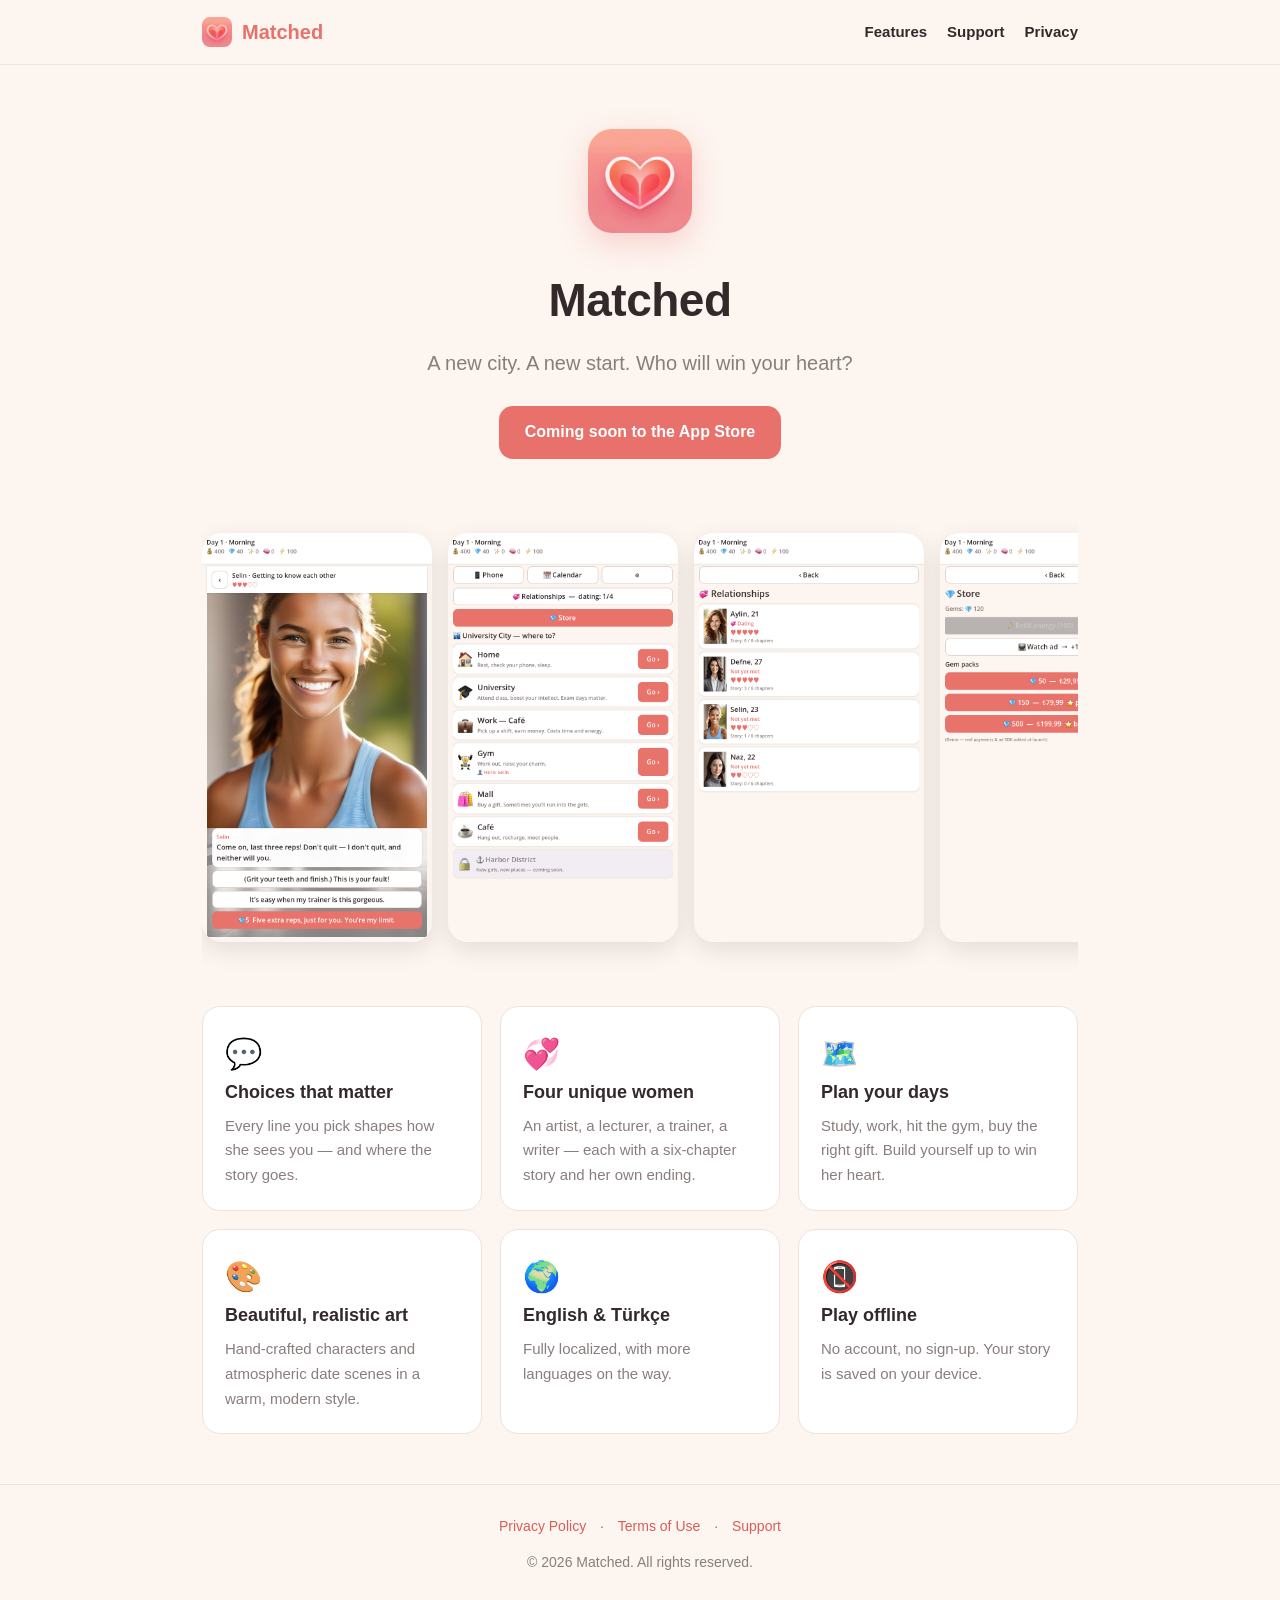
<file: index.html>
<!doctype html>
<html lang="en">
<head>
<meta charset="utf-8">
<meta name="viewport" content="width=device-width,initial-scale=1">
<title>Matched — A Realistic Romance Story</title>
<meta name="description" content="Move to a new city, meet four very different women, and let your choices write the love story. A realistic dating-sim / romance game.">
<link rel="icon" href="assets/icon.png">
<link rel="stylesheet" href="style.css">
</head>
<body>
<header class="nav"><div class="wrap">
  <span class="brand"><img src="assets/icon.png" alt="Matched"> Matched</span>
  <nav>
    <a href="#features">Features</a>
    <a href="support.html">Support</a>
    <a href="privacy.html">Privacy</a>
  </nav>
</div></header>

<main class="wrap">
  <section class="hero">
    <img class="icon" src="assets/icon.png" alt="Matched icon">
    <h1>Matched</h1>
    <p class="tag">A new city. A new start. Who will win your heart?</p>
    <a class="badge" href="#" aria-disabled="true">Coming soon to the App Store</a>
  </section>

  <div class="shots">
    <img src="assets/shot-chat.png" alt="Conversation screen">
    <img src="assets/shot-map.png" alt="City map screen">
    <img src="assets/shot-relationships.png" alt="Relationships screen">
    <img src="assets/shot-store.png" alt="Store screen">
  </div>

  <section id="features">
    <div class="features">
      <div class="feat"><div class="e">💬</div><h3>Choices that matter</h3><p>Every line you pick shapes how she sees you — and where the story goes.</p></div>
      <div class="feat"><div class="e">💞</div><h3>Four unique women</h3><p>An artist, a lecturer, a trainer, a writer — each with a six-chapter story and her own ending.</p></div>
      <div class="feat"><div class="e">🗺️</div><h3>Plan your days</h3><p>Study, work, hit the gym, buy the right gift. Build yourself up to win her heart.</p></div>
      <div class="feat"><div class="e">🎨</div><h3>Beautiful, realistic art</h3><p>Hand-crafted characters and atmospheric date scenes in a warm, modern style.</p></div>
      <div class="feat"><div class="e">🌍</div><h3>English &amp; Türkçe</h3><p>Fully localized, with more languages on the way.</p></div>
      <div class="feat"><div class="e">📵</div><h3>Play offline</h3><p>No account, no sign-up. Your story is saved on your device.</p></div>
    </div>
  </section>
</main>

<footer>
  <div class="wrap">
    <a href="privacy.html">Privacy Policy</a> ·
    <a href="terms.html">Terms of Use</a> ·
    <a href="support.html">Support</a>
    <p class="muted" style="margin-top:12px">© 2026 Matched. All rights reserved.</p>
  </div>
</footer>
</body>
</html>
</file>
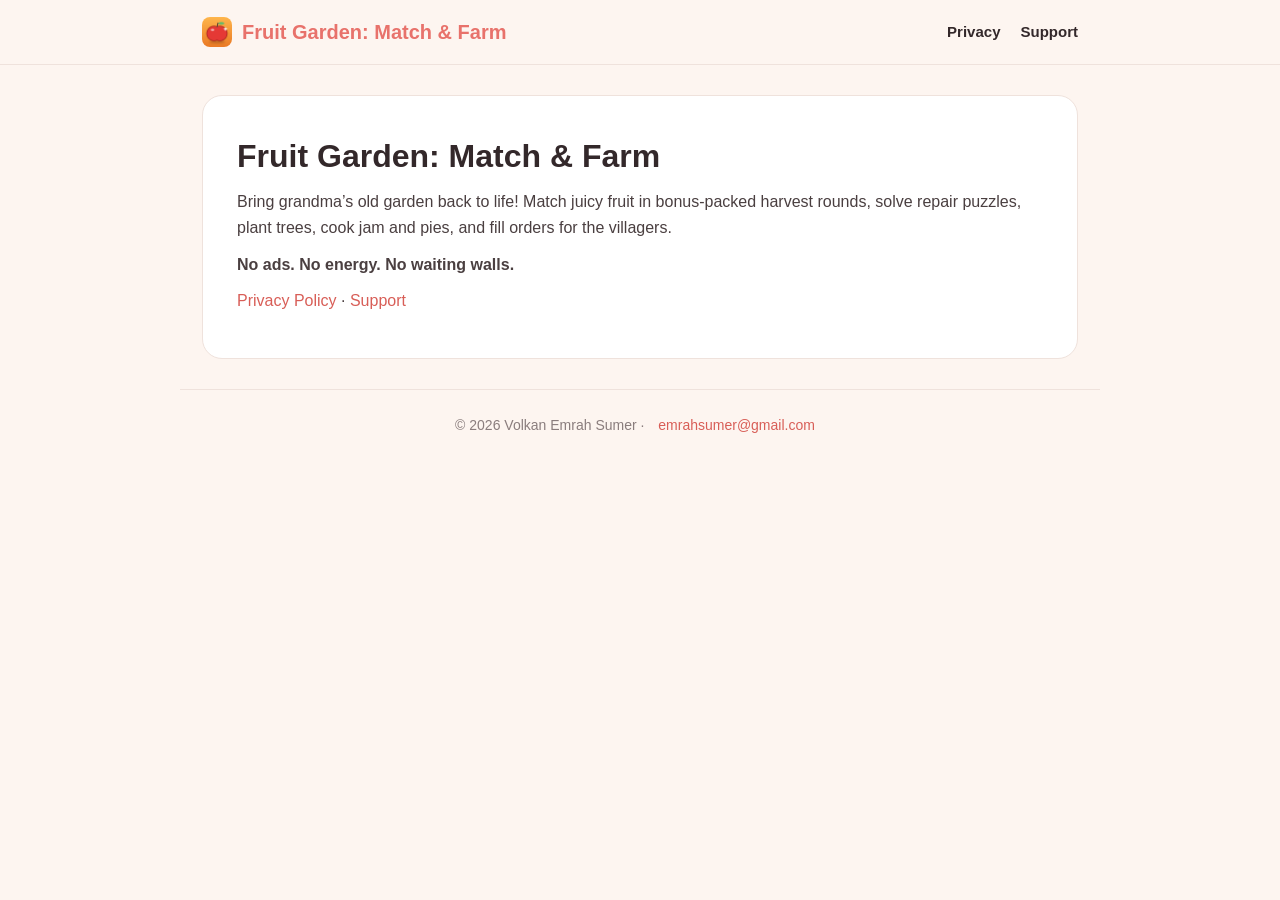
<file: fruitrush/index.html>
<!doctype html>
<html lang="en"><head><meta charset="utf-8"><meta name="viewport" content="width=device-width,initial-scale=1">
<title>Home — Fruit Garden: Match &amp; Farm</title><link rel="icon" href="icon.png"><link rel="stylesheet" href="../style.css"></head>
<body><header class="nav"><div class="wrap"><a class="brand" href="index.html"><img src="icon.png" alt=""> Fruit Garden: Match &amp; Farm</a>
<nav><a href="privacy.html">Privacy</a><a href="support.html">Support</a></nav></div></header><main class="wrap"><section class="page">
<h1>Fruit Garden: Match &amp; Farm</h1>
<p>Bring grandma’s old garden back to life! Match juicy fruit in bonus-packed harvest rounds, solve repair puzzles, plant trees, cook jam and pies, and fill orders for the villagers.</p>
<p><strong>No ads. No energy. No waiting walls.</strong></p>
<p><a href="privacy.html">Privacy Policy</a> · <a href="support.html">Support</a></p>
</section></main><footer class="wrap muted" style="padding:24px 0">© 2026 Volkan Emrah Sumer · <a href="mailto:emrahsumer@gmail.com">emrahsumer@gmail.com</a></footer></body></html>
</file>
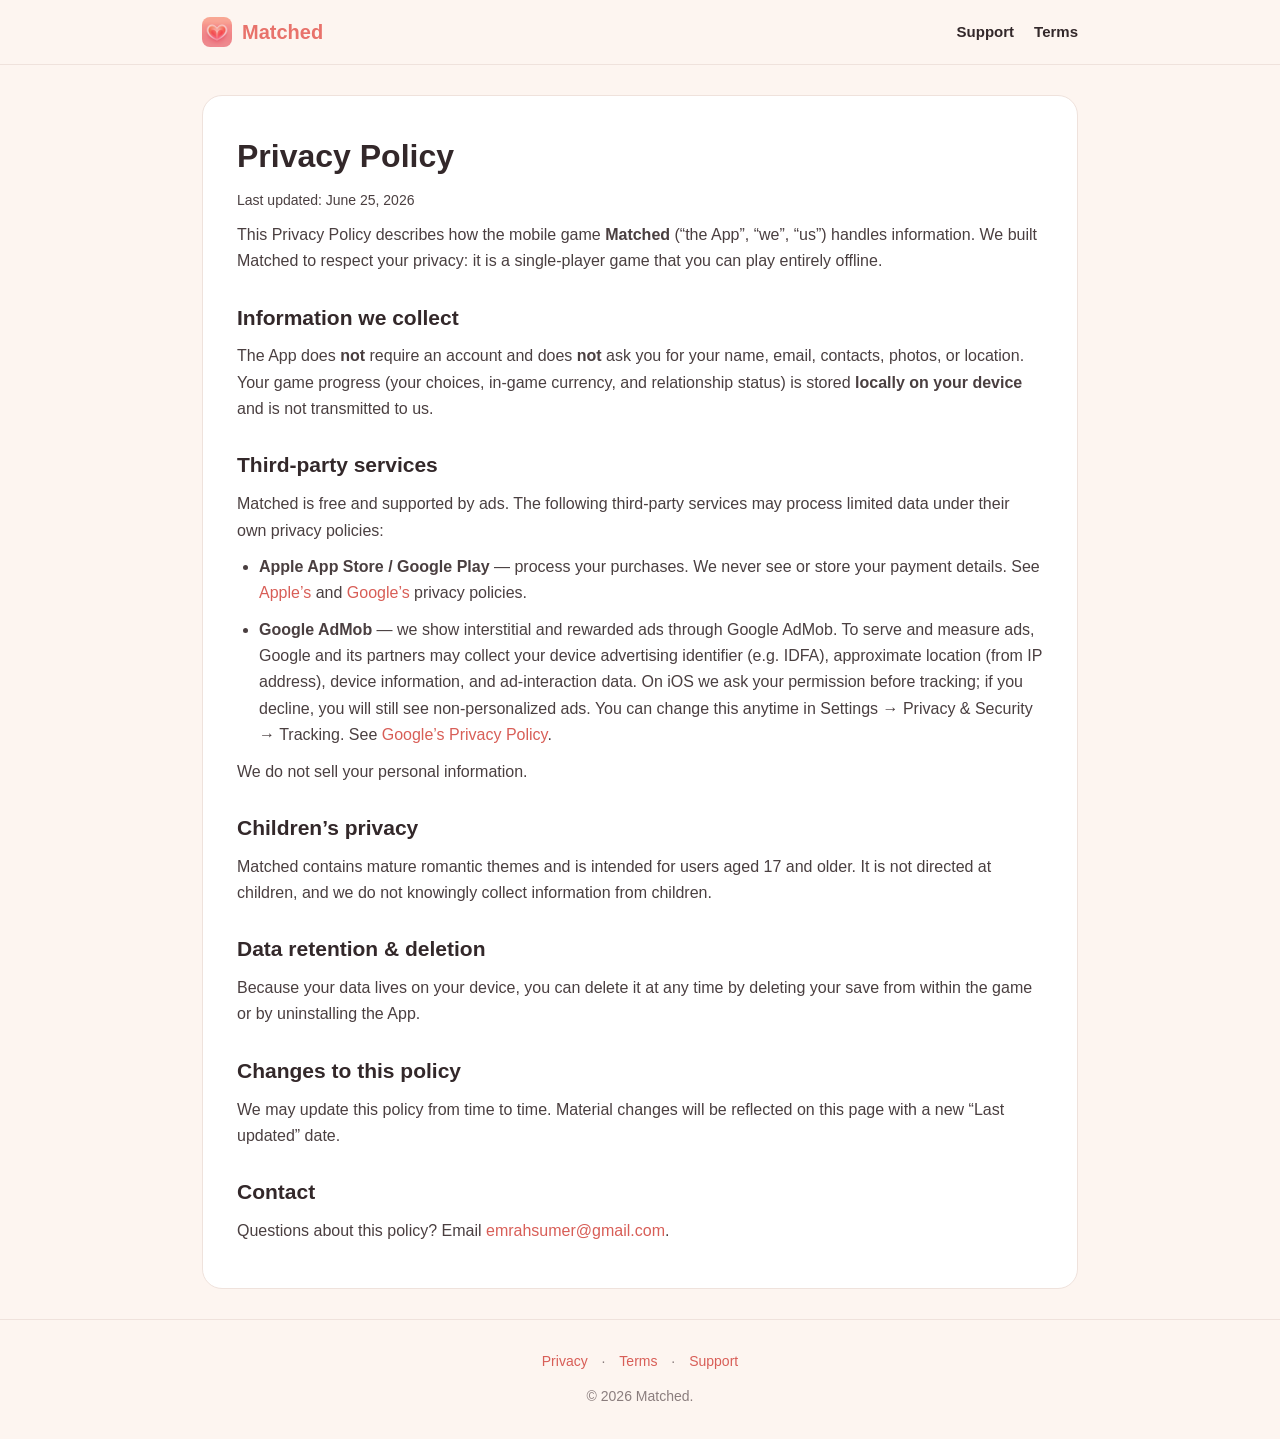
<file: privacy.html>
<!doctype html>
<html lang="en">
<head>
<meta charset="utf-8">
<meta name="viewport" content="width=device-width,initial-scale=1">
<title>Privacy Policy — Matched</title>
<link rel="icon" href="assets/icon.png">
<link rel="stylesheet" href="style.css">
</head>
<body>
<header class="nav"><div class="wrap">
  <a class="brand" href="index.html"><img src="assets/icon.png" alt="Matched"> Matched</a>
  <nav><a href="support.html">Support</a><a href="terms.html">Terms</a></nav>
</div></header>

<main class="wrap">
<section class="page">
  <h1>Privacy Policy</h1>
  <p class="muted">Last updated: June 25, 2026</p>

  <p>This Privacy Policy describes how the mobile game <strong>Matched</strong> (“the App”, “we”, “us”) handles information. We built Matched to respect your privacy: it is a single-player game that you can play entirely offline.</p>

  <h2>Information we collect</h2>
  <p>The App does <strong>not</strong> require an account and does <strong>not</strong> ask you for your name, email, contacts, photos, or location. Your game progress (your choices, in-game currency, and relationship status) is stored <strong>locally on your device</strong> and is not transmitted to us.</p>

  <h2>Third-party services</h2>
  <p>Matched is free and supported by ads. The following third-party services may process limited data under their own privacy policies:</p>
  <ul>
    <li><strong>Apple App Store / Google Play</strong> — process your purchases. We never see or store your payment details. See <a href="https://www.apple.com/legal/privacy/">Apple’s</a> and <a href="https://policies.google.com/privacy">Google’s</a> privacy policies.</li>
    <li><strong>Google AdMob</strong> — we show interstitial and rewarded ads through Google AdMob. To serve and measure ads, Google and its partners may collect your device advertising identifier (e.g. IDFA), approximate location (from IP address), device information, and ad-interaction data. On iOS we ask your permission before tracking; if you decline, you will still see non-personalized ads. You can change this anytime in Settings → Privacy &amp; Security → Tracking. See <a href="https://policies.google.com/privacy">Google’s Privacy Policy</a>.</li>
  </ul>
  <p>We do not sell your personal information.</p>

  <h2>Children’s privacy</h2>
  <p>Matched contains mature romantic themes and is intended for users aged 17 and older. It is not directed at children, and we do not knowingly collect information from children.</p>

  <h2>Data retention &amp; deletion</h2>
  <p>Because your data lives on your device, you can delete it at any time by deleting your save from within the game or by uninstalling the App.</p>

  <h2>Changes to this policy</h2>
  <p>We may update this policy from time to time. Material changes will be reflected on this page with a new “Last updated” date.</p>

  <h2>Contact</h2>
  <p>Questions about this policy? Email <a href="mailto:emrahsumer@gmail.com">emrahsumer@gmail.com</a>.</p>
</section>
</main>

<footer><div class="wrap">
  <a href="privacy.html">Privacy</a> · <a href="terms.html">Terms</a> · <a href="support.html">Support</a>
  <p class="muted" style="margin-top:12px">© 2026 Matched.</p>
</div></footer>
</body>
</html>
</file>
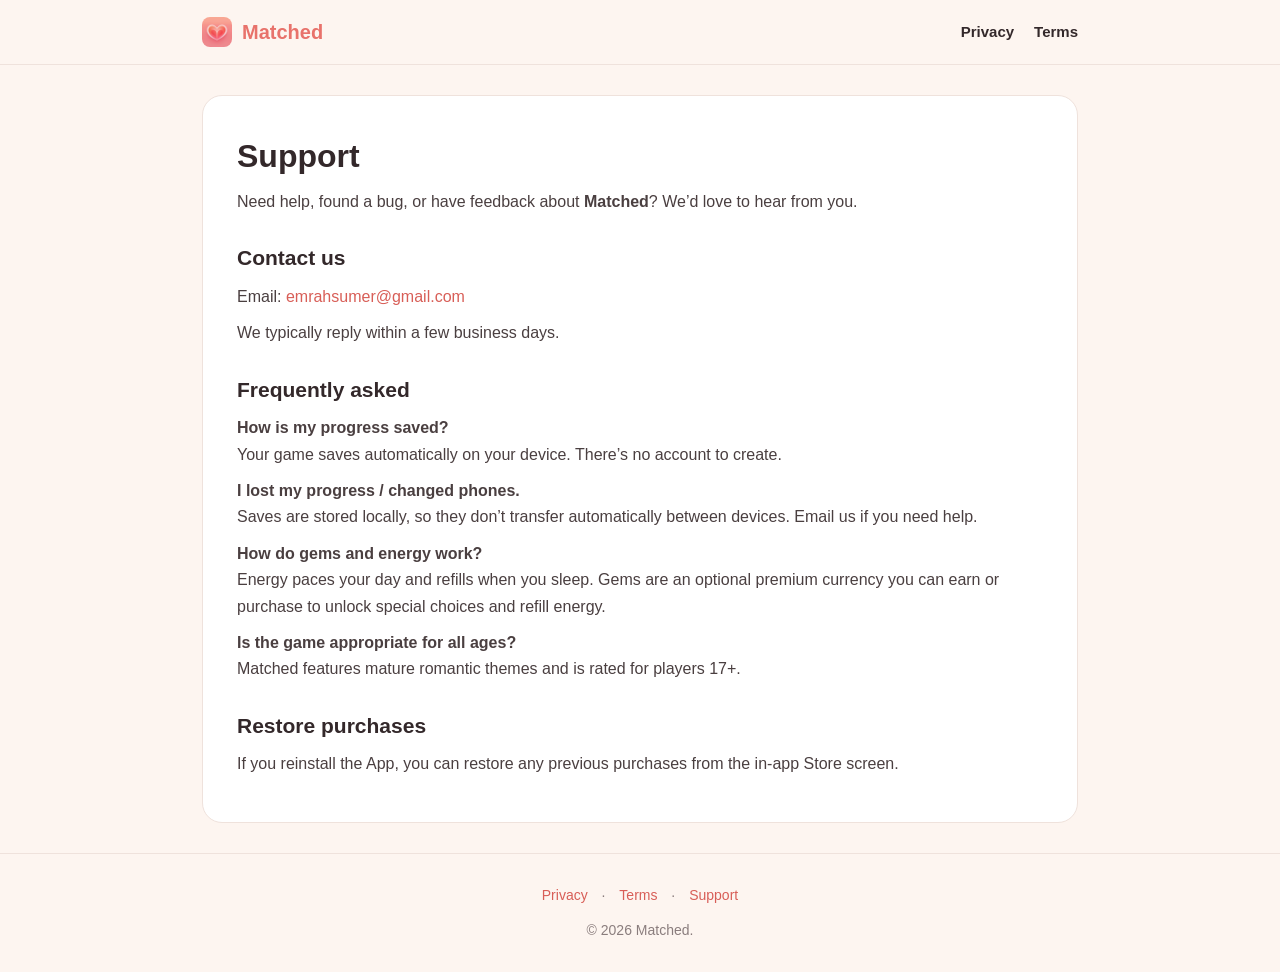
<file: support.html>
<!doctype html>
<html lang="en">
<head>
<meta charset="utf-8">
<meta name="viewport" content="width=device-width,initial-scale=1">
<title>Support — Matched</title>
<link rel="icon" href="assets/icon.png">
<link rel="stylesheet" href="style.css">
</head>
<body>
<header class="nav"><div class="wrap">
  <a class="brand" href="index.html"><img src="assets/icon.png" alt="Matched"> Matched</a>
  <nav><a href="privacy.html">Privacy</a><a href="terms.html">Terms</a></nav>
</div></header>

<main class="wrap">
<section class="page">
  <h1>Support</h1>
  <p>Need help, found a bug, or have feedback about <strong>Matched</strong>? We’d love to hear from you.</p>

  <h2>Contact us</h2>
  <p>Email: <a href="mailto:emrahsumer@gmail.com">emrahsumer@gmail.com</a></p>
  <p>We typically reply within a few business days.</p>

  <h2>Frequently asked</h2>
  <p><strong>How is my progress saved?</strong><br>Your game saves automatically on your device. There’s no account to create.</p>
  <p><strong>I lost my progress / changed phones.</strong><br>Saves are stored locally, so they don’t transfer automatically between devices. Email us if you need help.</p>
  <p><strong>How do gems and energy work?</strong><br>Energy paces your day and refills when you sleep. Gems are an optional premium currency you can earn or purchase to unlock special choices and refill energy.</p>
  <p><strong>Is the game appropriate for all ages?</strong><br>Matched features mature romantic themes and is rated for players 17+.</p>

  <h2>Restore purchases</h2>
  <p>If you reinstall the App, you can restore any previous purchases from the in-app Store screen.</p>
</section>
</main>

<footer><div class="wrap">
  <a href="privacy.html">Privacy</a> · <a href="terms.html">Terms</a> · <a href="support.html">Support</a>
  <p class="muted" style="margin-top:12px">© 2026 Matched.</p>
</div></footer>
</body>
</html>
</file>
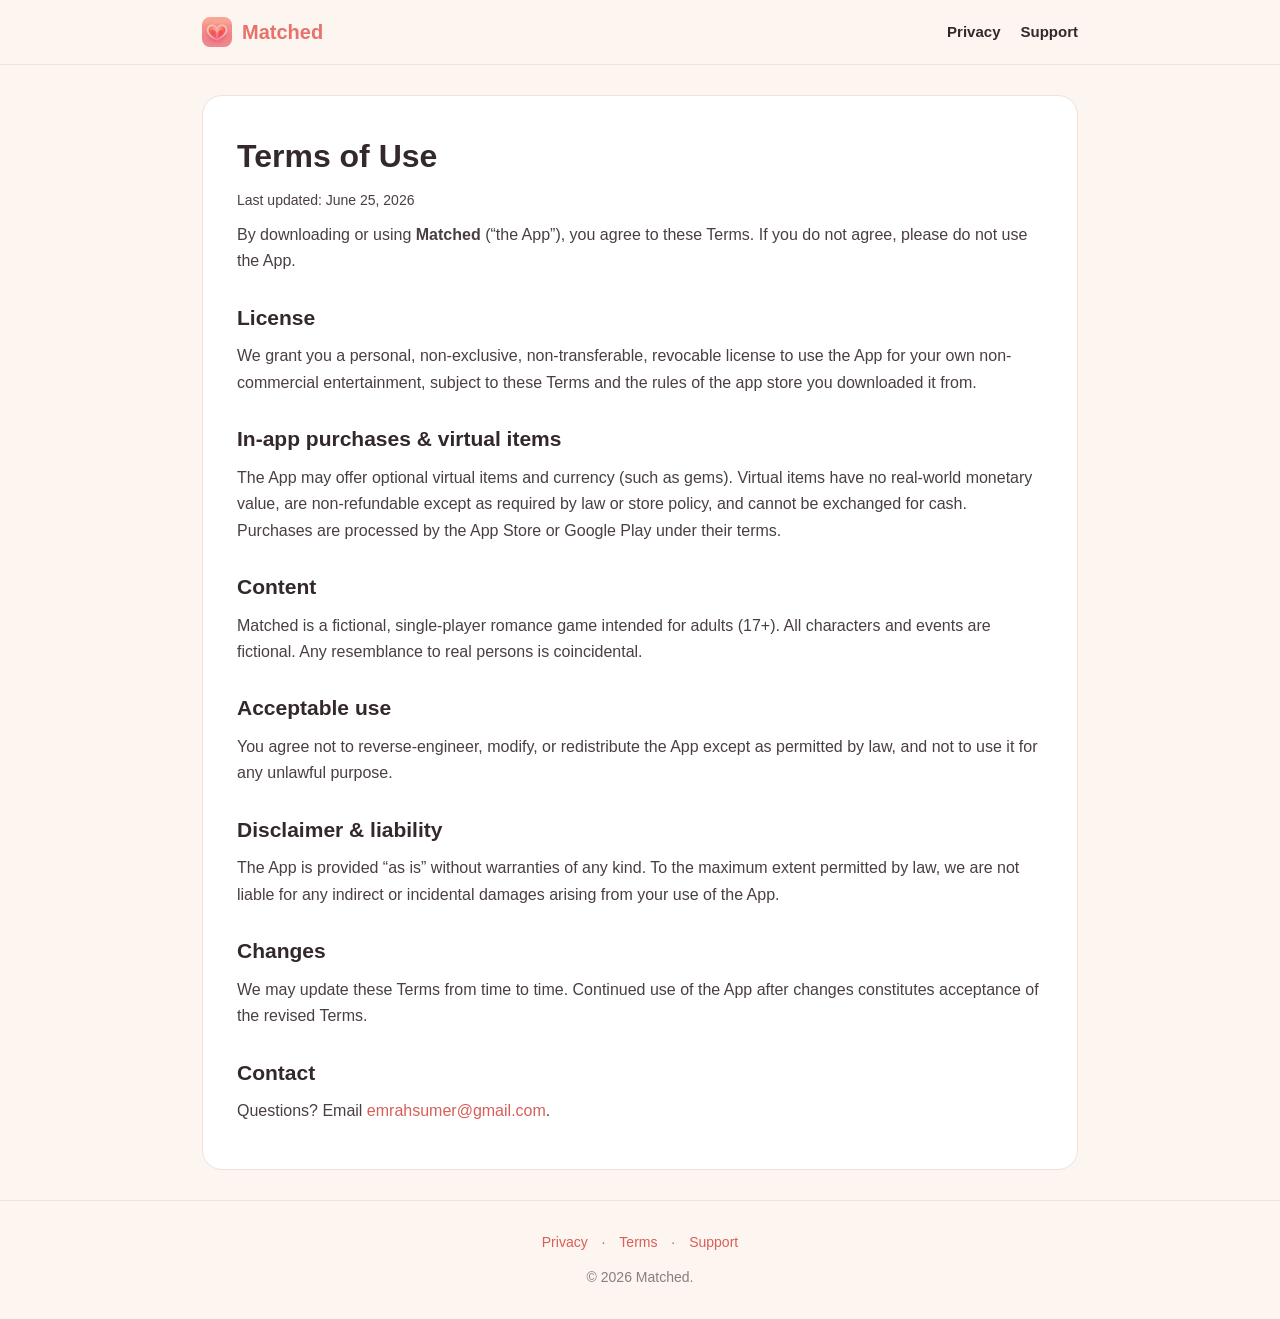
<file: terms.html>
<!doctype html>
<html lang="en">
<head>
<meta charset="utf-8">
<meta name="viewport" content="width=device-width,initial-scale=1">
<title>Terms of Use — Matched</title>
<link rel="icon" href="assets/icon.png">
<link rel="stylesheet" href="style.css">
</head>
<body>
<header class="nav"><div class="wrap">
  <a class="brand" href="index.html"><img src="assets/icon.png" alt="Matched"> Matched</a>
  <nav><a href="privacy.html">Privacy</a><a href="support.html">Support</a></nav>
</div></header>

<main class="wrap">
<section class="page">
  <h1>Terms of Use</h1>
  <p class="muted">Last updated: June 25, 2026</p>

  <p>By downloading or using <strong>Matched</strong> (“the App”), you agree to these Terms. If you do not agree, please do not use the App.</p>

  <h2>License</h2>
  <p>We grant you a personal, non-exclusive, non-transferable, revocable license to use the App for your own non-commercial entertainment, subject to these Terms and the rules of the app store you downloaded it from.</p>

  <h2>In-app purchases &amp; virtual items</h2>
  <p>The App may offer optional virtual items and currency (such as gems). Virtual items have no real-world monetary value, are non-refundable except as required by law or store policy, and cannot be exchanged for cash. Purchases are processed by the App Store or Google Play under their terms.</p>

  <h2>Content</h2>
  <p>Matched is a fictional, single-player romance game intended for adults (17+). All characters and events are fictional. Any resemblance to real persons is coincidental.</p>

  <h2>Acceptable use</h2>
  <p>You agree not to reverse-engineer, modify, or redistribute the App except as permitted by law, and not to use it for any unlawful purpose.</p>

  <h2>Disclaimer &amp; liability</h2>
  <p>The App is provided “as is” without warranties of any kind. To the maximum extent permitted by law, we are not liable for any indirect or incidental damages arising from your use of the App.</p>

  <h2>Changes</h2>
  <p>We may update these Terms from time to time. Continued use of the App after changes constitutes acceptance of the revised Terms.</p>

  <h2>Contact</h2>
  <p>Questions? Email <a href="mailto:emrahsumer@gmail.com">emrahsumer@gmail.com</a>.</p>
</section>
</main>

<footer><div class="wrap">
  <a href="privacy.html">Privacy</a> · <a href="terms.html">Terms</a> · <a href="support.html">Support</a>
  <p class="muted" style="margin-top:12px">© 2026 Matched.</p>
</div></footer>
</body>
</html>
</file>
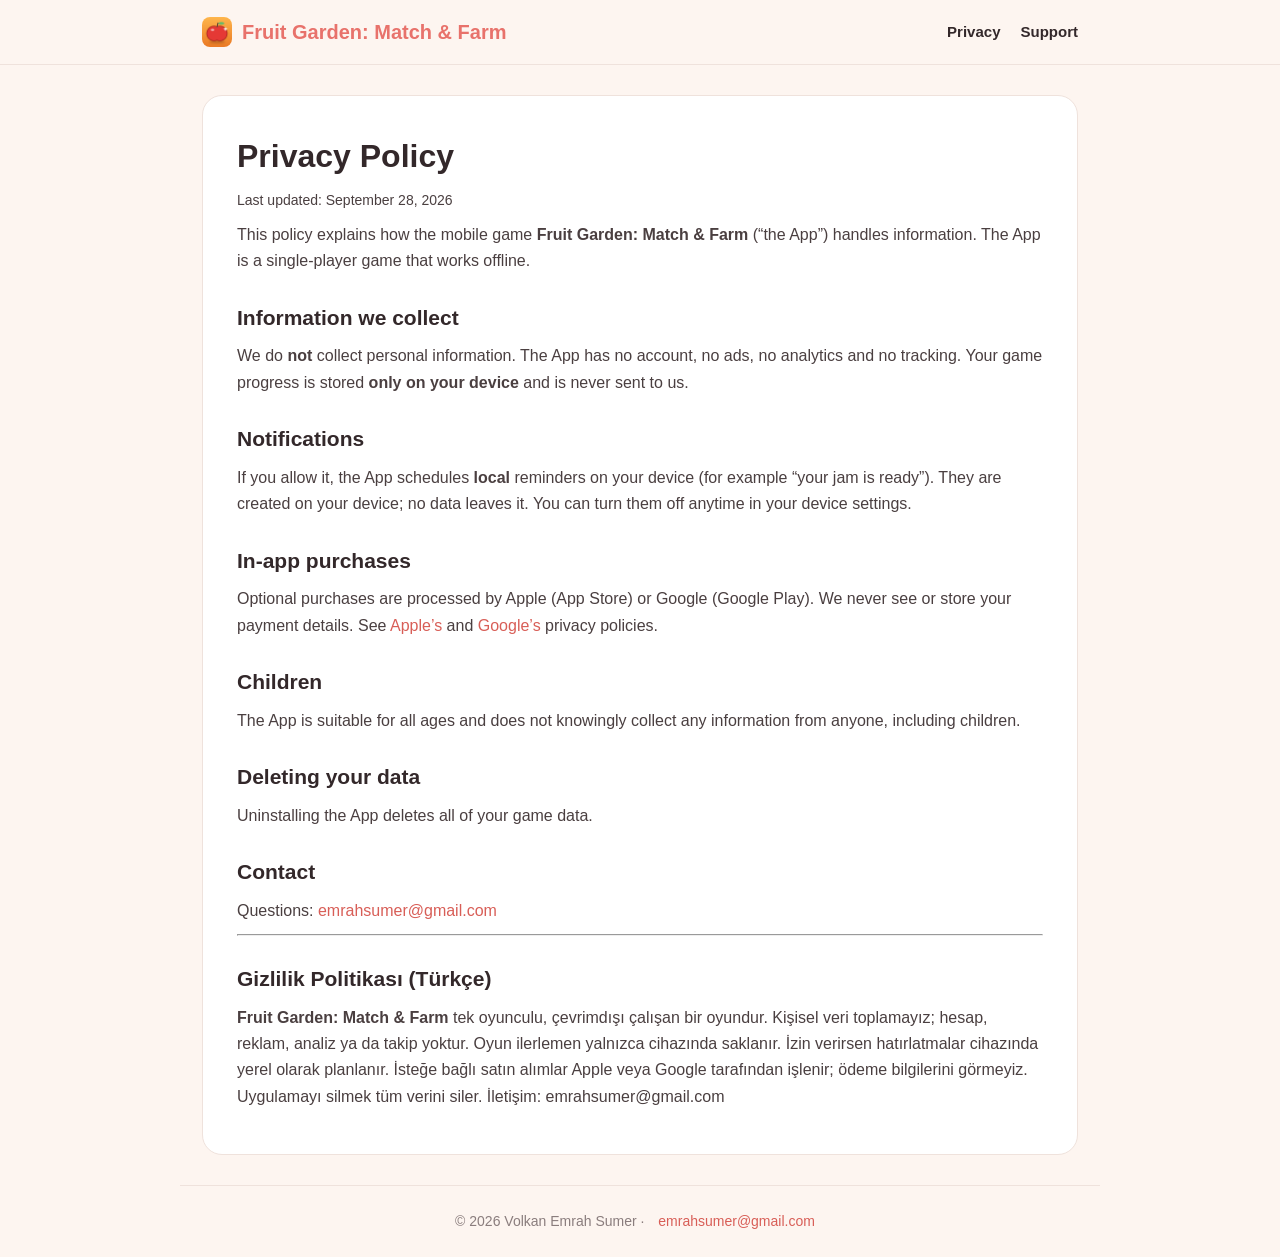
<file: fruitrush/privacy.html>
<!doctype html>
<html lang="en"><head><meta charset="utf-8"><meta name="viewport" content="width=device-width,initial-scale=1">
<title>Privacy Policy — Fruit Garden: Match &amp; Farm</title><link rel="icon" href="icon.png"><link rel="stylesheet" href="../style.css"></head>
<body><header class="nav"><div class="wrap"><a class="brand" href="index.html"><img src="icon.png" alt=""> Fruit Garden: Match &amp; Farm</a>
<nav><a href="privacy.html">Privacy</a><a href="support.html">Support</a></nav></div></header><main class="wrap"><section class="page">
<h1>Privacy Policy</h1><p class="muted">Last updated: September 28, 2026</p>
<p>This policy explains how the mobile game <strong>Fruit Garden: Match &amp; Farm</strong> (“the App”) handles information. The App is a single-player game that works offline.</p>
<h2>Information we collect</h2>
<p>We do <strong>not</strong> collect personal information. The App has no account, no ads, no analytics and no tracking. Your game progress is stored <strong>only on your device</strong> and is never sent to us.</p>
<h2>Notifications</h2>
<p>If you allow it, the App schedules <strong>local</strong> reminders on your device (for example “your jam is ready”). They are created on your device; no data leaves it. You can turn them off anytime in your device settings.</p>
<h2>In-app purchases</h2>
<p>Optional purchases are processed by Apple (App Store) or Google (Google Play). We never see or store your payment details. See <a href="https://www.apple.com/legal/privacy/">Apple’s</a> and <a href="https://policies.google.com/privacy">Google’s</a> privacy policies.</p>
<h2>Children</h2>
<p>The App is suitable for all ages and does not knowingly collect any information from anyone, including children.</p>
<h2>Deleting your data</h2>
<p>Uninstalling the App deletes all of your game data.</p>
<h2>Contact</h2><p>Questions: <a href="mailto:emrahsumer@gmail.com">emrahsumer@gmail.com</a></p>
<hr><h2>Gizlilik Politikası (Türkçe)</h2>
<p><strong>Fruit Garden: Match &amp; Farm</strong> tek oyunculu, çevrimdışı çalışan bir oyundur. Kişisel veri toplamayız; hesap, reklam, analiz ya da takip yoktur. Oyun ilerlemen yalnızca cihazında saklanır. İzin verirsen hatırlatmalar cihazında yerel olarak planlanır. İsteğe bağlı satın alımlar Apple veya Google tarafından işlenir; ödeme bilgilerini görmeyiz. Uygulamayı silmek tüm verini siler. İletişim: emrahsumer@gmail.com</p>
</section></main><footer class="wrap muted" style="padding:24px 0">© 2026 Volkan Emrah Sumer · <a href="mailto:emrahsumer@gmail.com">emrahsumer@gmail.com</a></footer></body></html>
</file>
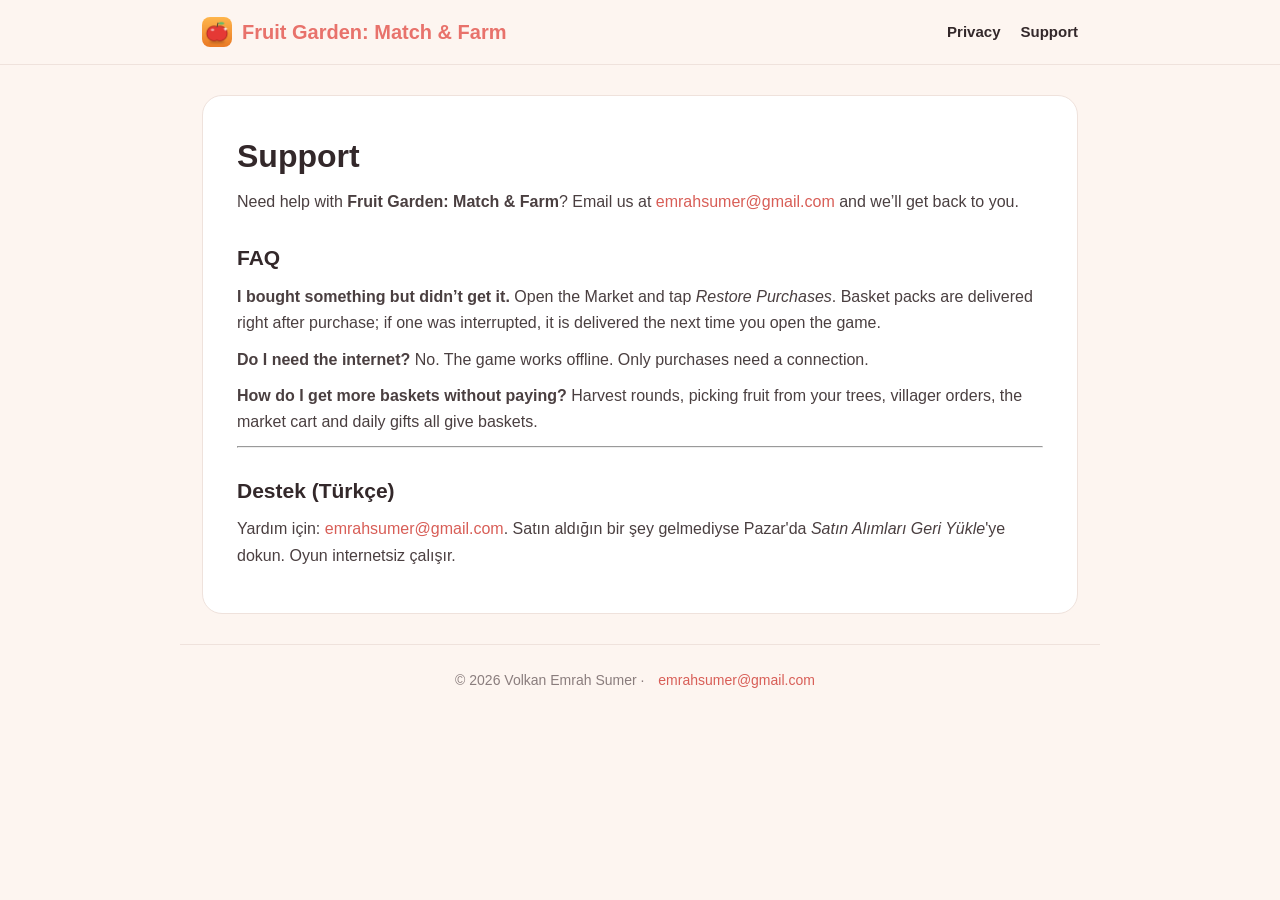
<file: fruitrush/support.html>
<!doctype html>
<html lang="en"><head><meta charset="utf-8"><meta name="viewport" content="width=device-width,initial-scale=1">
<title>Support — Fruit Garden: Match &amp; Farm</title><link rel="icon" href="icon.png"><link rel="stylesheet" href="../style.css"></head>
<body><header class="nav"><div class="wrap"><a class="brand" href="index.html"><img src="icon.png" alt=""> Fruit Garden: Match &amp; Farm</a>
<nav><a href="privacy.html">Privacy</a><a href="support.html">Support</a></nav></div></header><main class="wrap"><section class="page">
<h1>Support</h1>
<p>Need help with <strong>Fruit Garden: Match &amp; Farm</strong>? Email us at <a href="mailto:emrahsumer@gmail.com">emrahsumer@gmail.com</a> and we’ll get back to you.</p>
<h2>FAQ</h2>
<p><strong>I bought something but didn’t get it.</strong> Open the Market and tap <em>Restore Purchases</em>. Basket packs are delivered right after purchase; if one was interrupted, it is delivered the next time you open the game.</p>
<p><strong>Do I need the internet?</strong> No. The game works offline. Only purchases need a connection.</p>
<p><strong>How do I get more baskets without paying?</strong> Harvest rounds, picking fruit from your trees, villager orders, the market cart and daily gifts all give baskets.</p>
<hr><h2>Destek (Türkçe)</h2>
<p>Yardım için: <a href="mailto:emrahsumer@gmail.com">emrahsumer@gmail.com</a>. Satın aldığın bir şey gelmediyse Pazar'da <em>Satın Alımları Geri Yükle</em>'ye dokun. Oyun internetsiz çalışır.</p>
</section></main><footer class="wrap muted" style="padding:24px 0">© 2026 Volkan Emrah Sumer · <a href="mailto:emrahsumer@gmail.com">emrahsumer@gmail.com</a></footer></body></html>
</file>
<file: style.css>
:root{
  --coral:#E8726B; --coral-d:#d85e57; --cream:#FDF5F0; --card:#fff;
  --ink:#33282a; --mute:#8a7d7d; --line:#efe2dc;
}
*{box-sizing:border-box;margin:0;padding:0}
html{scroll-behavior:smooth}
body{font-family:-apple-system,BlinkMacSystemFont,"Segoe UI",Roboto,Helvetica,Arial,sans-serif;
  color:var(--ink);background:var(--cream);line-height:1.65;-webkit-font-smoothing:antialiased}
a{color:var(--coral-d);text-decoration:none}
a:hover{text-decoration:underline}
.wrap{max-width:920px;margin:0 auto;padding:0 22px}
header.nav{position:sticky;top:0;background:rgba(253,245,240,.92);backdrop-filter:blur(8px);
  border-bottom:1px solid var(--line);z-index:10}
.nav .wrap{display:flex;align-items:center;gap:14px;height:64px}
.brand{display:flex;align-items:center;gap:10px;font-weight:800;font-size:20px;color:var(--coral)}
.brand img{width:30px;height:30px;border-radius:8px}
.nav nav{margin-left:auto;display:flex;gap:20px;font-size:15px;font-weight:600}
.nav nav a{color:var(--ink)}
.hero{text-align:center;padding:64px 0 40px}
.hero img.icon{width:104px;height:104px;border-radius:24px;box-shadow:0 10px 30px rgba(232,114,107,.28)}
.hero h1{font-size:46px;margin:22px 0 8px;letter-spacing:-.5px}
.hero p.tag{font-size:20px;color:var(--mute);max-width:560px;margin:0 auto 26px}
.badge{display:inline-block;background:var(--coral);color:#fff;font-weight:700;padding:13px 26px;
  border-radius:14px;font-size:16px}
.badge.ghost{background:#fff;color:var(--ink);border:2px solid var(--line)}
.shots{display:flex;gap:16px;overflow-x:auto;padding:34px 0;scroll-snap-type:x mandatory}
.shots img{width:230px;border-radius:20px;box-shadow:0 8px 24px rgba(0,0,0,.10);scroll-snap-align:center;flex:0 0 auto}
.features{display:grid;grid-template-columns:repeat(auto-fit,minmax(230px,1fr));gap:18px;padding:30px 0 50px}
.feat{background:var(--card);border:1px solid var(--line);border-radius:18px;padding:22px}
.feat h3{font-size:18px;margin-bottom:6px}
.feat p{color:var(--mute);font-size:15px}
.feat .e{font-size:30px}
section.page{background:var(--card);border:1px solid var(--line);border-radius:20px;
  padding:34px;margin:30px 0}
section.page h1{font-size:32px;margin-bottom:6px}
section.page h2{font-size:21px;margin:26px 0 8px}
section.page p,section.page li{color:#4a3f40;margin-bottom:10px}
section.page ul{padding-left:22px}
.muted{color:var(--mute);font-size:14px}
footer{border-top:1px solid var(--line);padding:30px 0;text-align:center;color:var(--mute);font-size:14px}
footer a{margin:0 10px}
</file>
